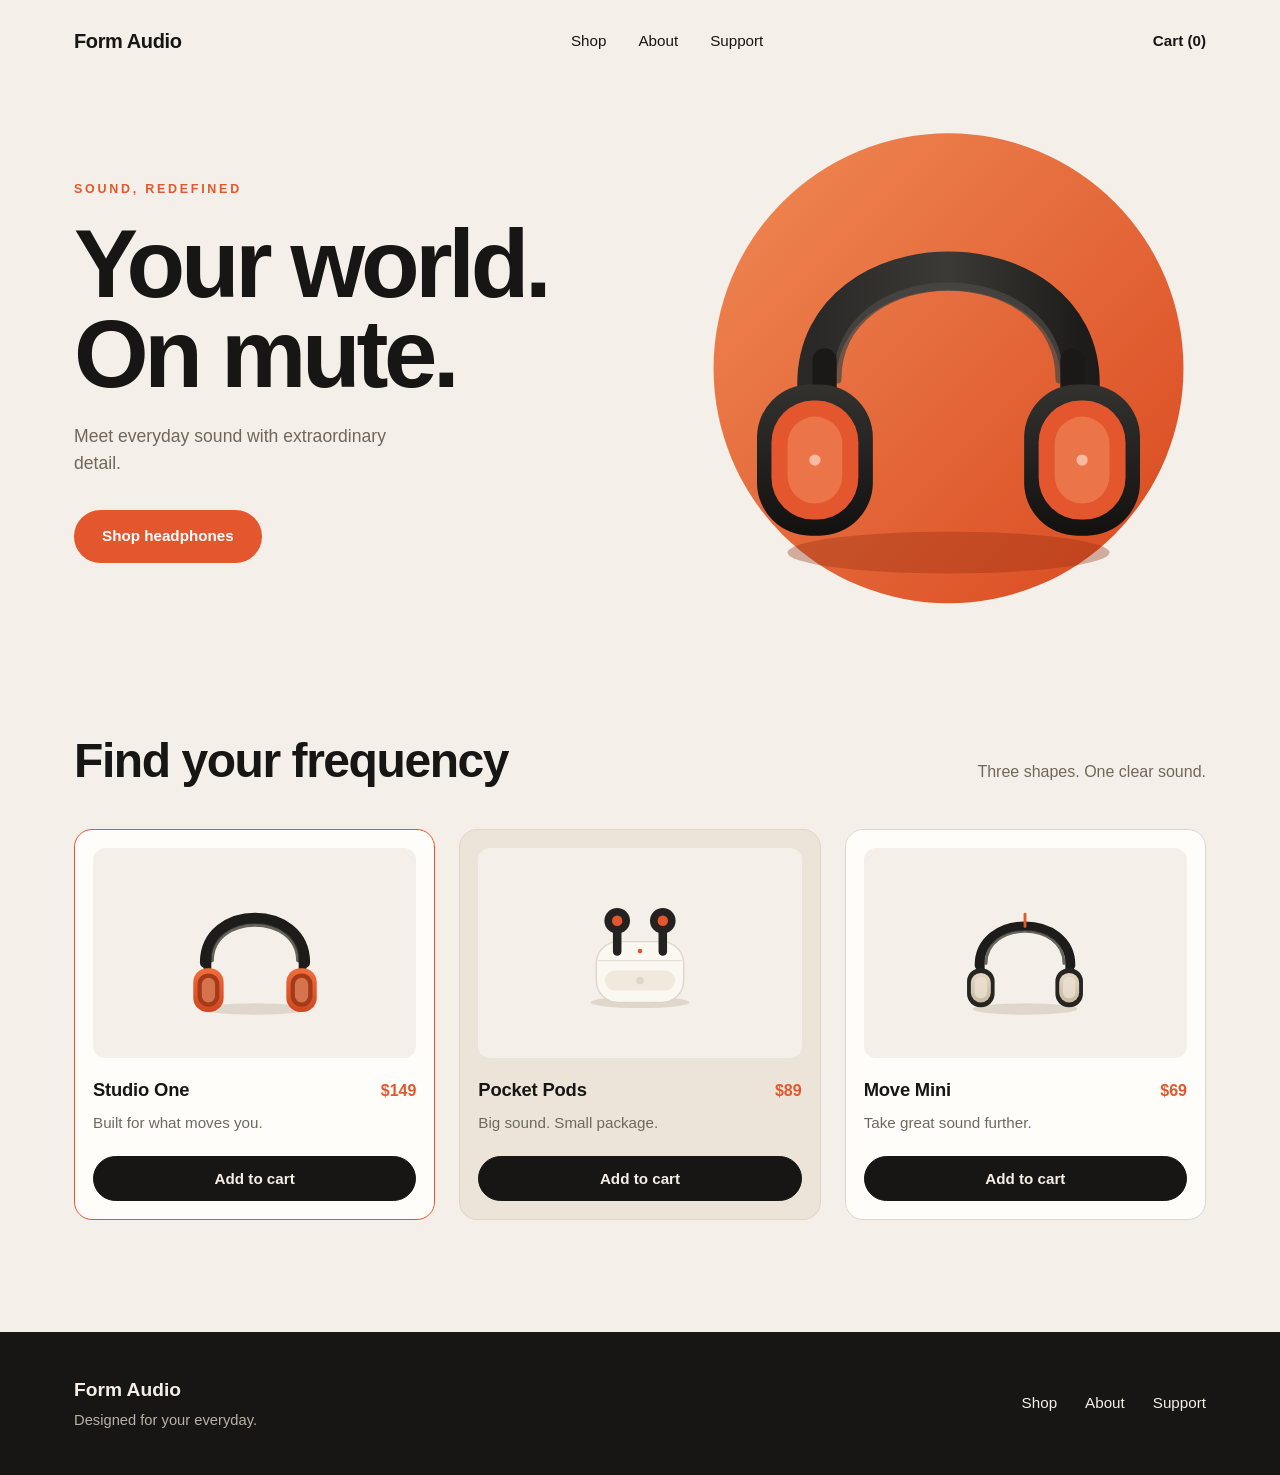
<file: week2/day4/challenges/form-audio/index.html>
<!DOCTYPE html>
<html lang="en">
<head>
    <meta charset="UTF-8">
    <meta name="viewport" content="width=device-width, initial-scale=1.0">
    <title>Form Audio | Everyday sound, extraordinary detail</title>
    <link rel="stylesheet" href="style.css">
</head>
<body>

    <header class="site-header">
        <a class="brand" href="#top">Form Audio</a>

        <nav class="main-nav" aria-label="Main navigation">
            <a href="#products">Shop</a>
            <a href="#about">About</a>
            <a href="#support">Support</a>
        </nav>

        <span class="cart">Cart (0)</span>
    </header>

    <main id="top">
        <section class="hero" id="about" aria-labelledby="hero-title">
            <div class="hero-copy">
                <p class="eyebrow">SOUND, REDEFINED</p>
                <h1 id="hero-title">Your world. On&nbsp;mute.</h1>
                <p class="hero-description">Meet everyday sound with extraordinary detail.</p>
                <a class="hero-cta" href="#products">Shop headphones</a>
            </div>

            <div class="hero-media">
                <img
                    src="images/hero-headphones.svg"
                    alt="Large graphite over-ear headphones with orange cushions on a warm orange circle"
                    width="640"
                    height="640"
                >
            </div>
        </section>

        <section class="products" id="products" aria-labelledby="products-title">
            <div class="section-heading">
                <h2 id="products-title">Find your frequency</h2>
                <p class="section-note">Three shapes. One clear sound.</p>
            </div>

            <div class="product-grid">
                <article class="product-card featured">
                    <img
                        src="images/studio-one.svg"
                        alt="Studio One orange over-ear headphones"
                        width="400"
                        height="400"
                    >
                    <div class="product-meta">
                        <h3>Studio One</h3>
                        <p class="price">$149</p>
                    </div>
                    <p class="product-description">Built for what moves you.</p>
                    <button class="add-to-cart" type="button">Add to cart</button>
                </article>

                <article class="product-card">
                    <img
                        src="images/pocket-pods.svg"
                        alt="Pocket Pods true wireless earbuds with their charging case"
                        width="400"
                        height="400"
                    >
                    <div class="product-meta">
                        <h3>Pocket Pods</h3>
                        <p class="price">$89</p>
                    </div>
                    <p class="product-description">Big sound. Small package.</p>
                    <button class="add-to-cart" type="button">Add to cart</button>
                </article>

                <article class="product-card">
                    <img
                        src="images/move-mini.svg"
                        alt="Move Mini compact on-ear headphones in graphite and sand"
                        width="400"
                        height="400"
                    >
                    <div class="product-meta">
                        <h3>Move Mini</h3>
                        <p class="price">$69</p>
                    </div>
                    <p class="product-description">Take great sound further.</p>
                    <button class="add-to-cart" type="button">Add to cart</button>
                </article>
            </div>
        </section>
    </main>

    <footer class="site-footer" id="support">
        <div class="footer-inner">
            <div class="footer-brand">
                <p class="footer-name">Form Audio</p>
                <p class="footer-tagline">Designed for your everyday.</p>
            </div>

            <nav class="footer-nav" aria-label="Footer navigation">
                <a href="#products">Shop</a>
                <a href="#about">About</a>
                <a href="#support">Support</a>
            </nav>
        </div>
    </footer>

</body>
</html>
</file>
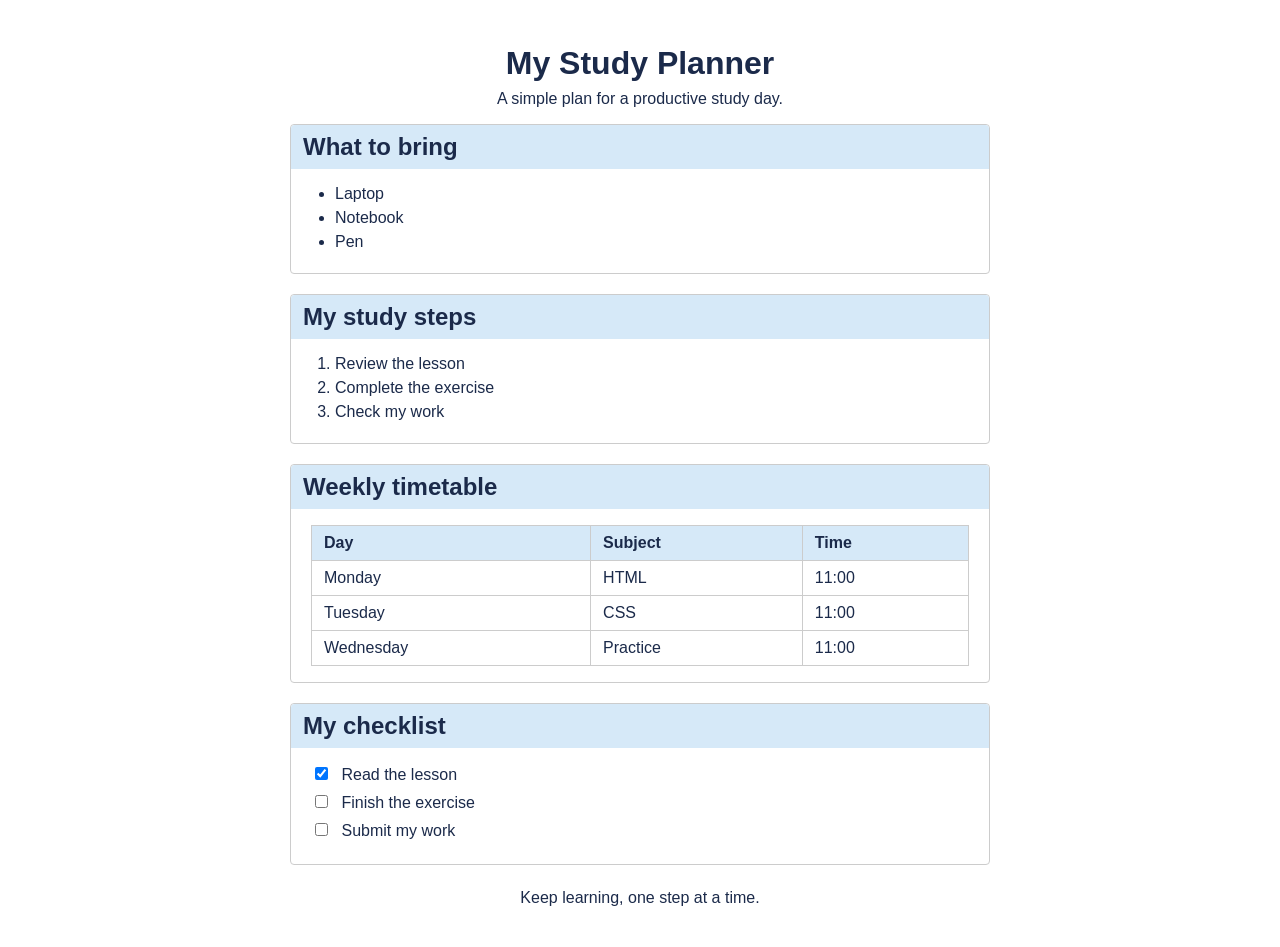
<file: week2/day4/exercices/solution/index.html>
<!DOCTYPE html>
<html lang="en">
<head>
    <meta charset="UTF-8">
    <meta name="viewport" content="width=device-width, initial-scale=1.0">
    <title>My Study Planner</title>
    <link rel="stylesheet" href="style.css">
</head>
<body>

    <header>
        <h1>My Study Planner</h1>
        <p>A simple plan for a productive study day.</p>
    </header>

    <main>
        <section class="planner-section">
            <h2>What to bring</h2>
            <ul>
                <li>Laptop</li>
                <li>Notebook</li>
                <li>Pen</li>
            </ul>
        </section>

        <section class="planner-section">
            <h2>My study steps</h2>
            <ol>
                <li>Review the lesson</li>
                <li>Complete the exercise</li>
                <li>Check my work</li>
            </ol>
        </section>

        <section class="planner-section">
            <h2>Weekly timetable</h2>
            <table>
                <tr>
                    <th>Day</th>
                    <th>Subject</th>
                    <th>Time</th>
                </tr>
                <tr>
                    <td>Monday</td>
                    <td>HTML</td>
                    <td>11:00</td>
                </tr>
                <tr>
                    <td>Tuesday</td>
                    <td>CSS</td>
                    <td>11:00</td>
                </tr>
                <tr>
                    <td>Wednesday</td>
                    <td>Practice</td>
                    <td>11:00</td>
                </tr>
            </table>
        </section>

        <section class="planner-section">
            <h2>My checklist</h2>
            <div class="checklist-item">
                <input type="checkbox" id="read-lesson" checked>
                <label for="read-lesson">Read the lesson</label>
            </div>
            <div class="checklist-item">
                <input type="checkbox" id="finish-exercise">
                <label for="finish-exercise">Finish the exercise</label>
            </div>
            <div class="checklist-item">
                <input type="checkbox" id="submit-work">
                <label for="submit-work">Submit my work</label>
            </div>
        </section>
    </main>

    <footer>
        <p>Keep learning, one step at a time.</p>
    </footer>

</body>
</html>
</file>
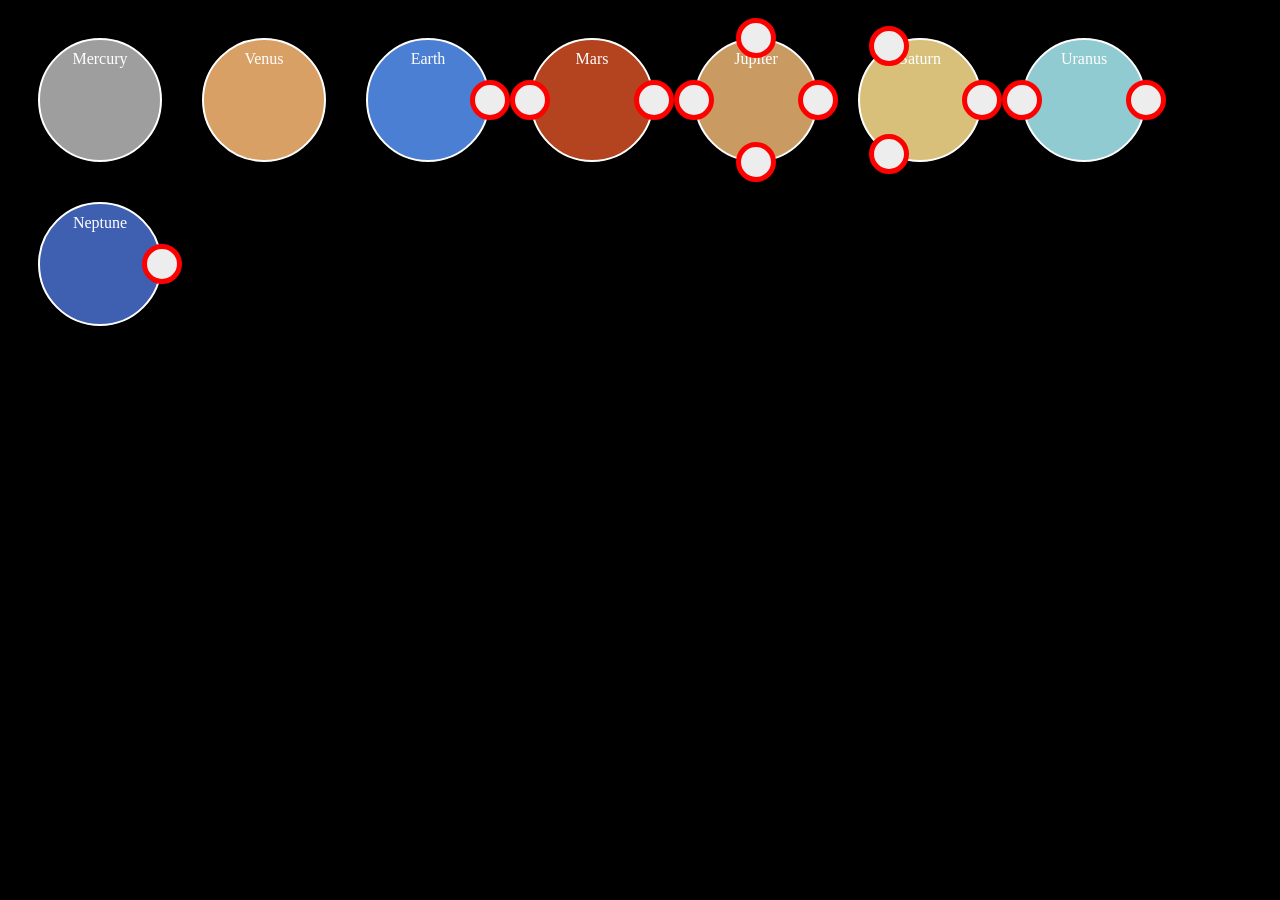
<file: week3/day1/challenges/solar-system.html>
<!DOCTYPE html>
<html>
<head>
    <meta charset="utf-8">
    <title>Challenge: Create a solar system</title>
    <style>
        body {
            background-color: black;
            padding: 10px;
        }

        .planet {
            width: 100px;
            height: 100px;
            border-radius: 50%;
            text-align: center;
            padding: 10px;
            position: relative;
            border: 2px solid white;
        }

        .moon {
            position: absolute;
            width: 30px;
            height: 30px;
            border-radius: 50%;
            background: rgb(237, 237, 237);
            border: 5px solid red;
        }
    </style>
</head>
<body>

    <section class="listPlanets"></section>

    <script src="solar-system.js"></script>
</body>
</html>
</file>
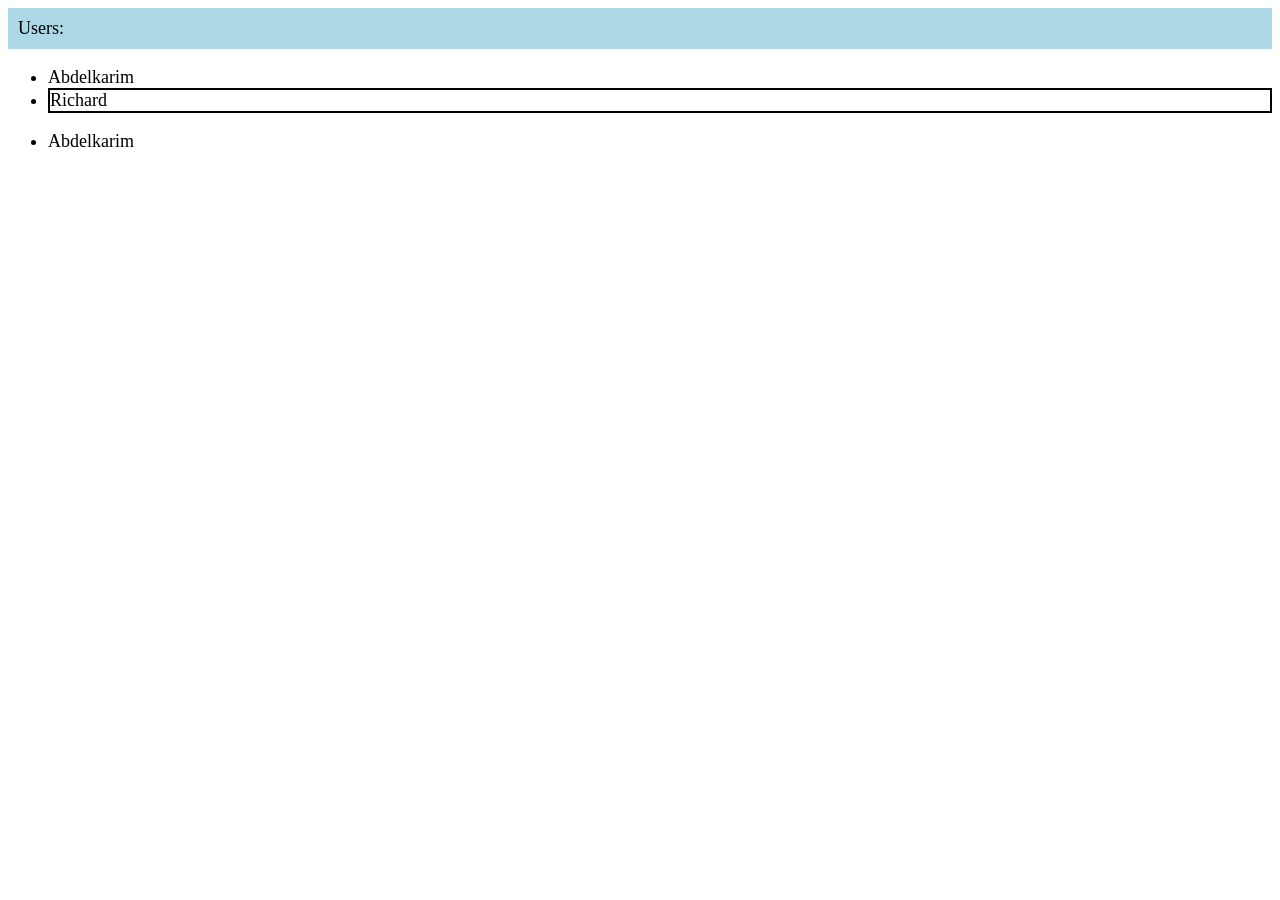
<file: week3/day1/Exercices/exercise5.html>
<!DOCTYPE html>
<html lang="en">
<head>
    <meta charset="UTF-8">
    <meta name="viewport" content="width=device-width, initial-scale=1.0">
    <title>Exercise 5 - Users</title>
    <script src="exercise5.js" defer></script>
</head>
<body>

    <div id="container">Users:</div>

    <ul class="list">
        <li>John</li>
        <li>Pete</li>
    </ul>

    <ul class="list">
        <li>David</li>
        <li>Sarah</li>
        <li>Dan</li>
    </ul>

</body>
</html>
</file>
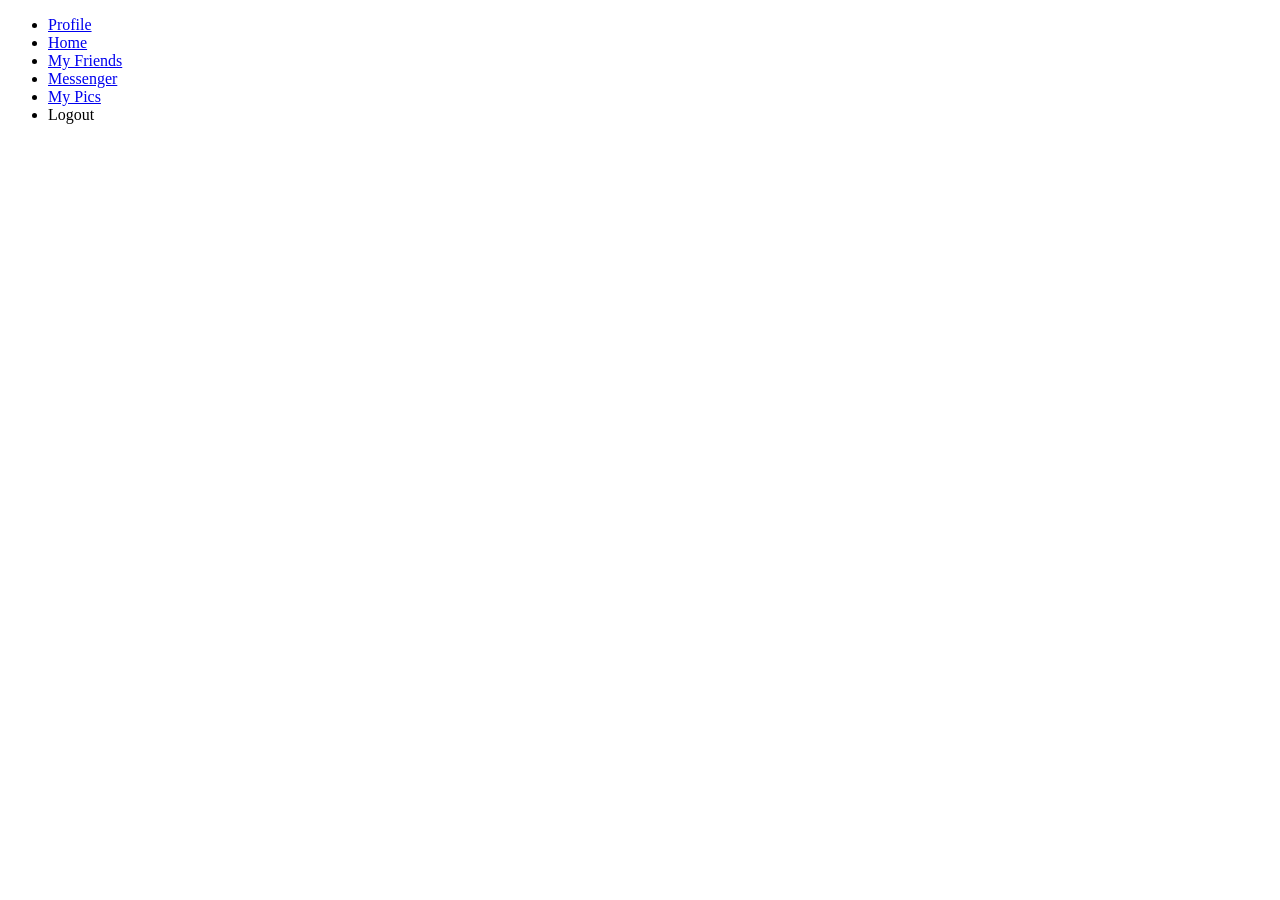
<file: week3/day1/Exercices/exercise6.html>
<!DOCTYPE html>
<html lang="en">
<head>
    <meta charset="UTF-8">
    <meta name="viewport" content="width=device-width, initial-scale=1.0">
    <title>Exercise 6 - Change the navbar</title>
    <script src="exercise6.js" defer></script>
</head>
<body>

    <div id="navBar">
        <ul>
            <li><a href="#">Profile</a></li>
            <li><a href="#">Home</a></li>
            <li><a href="#">My Friends</a></li>
            <li><a href="#">Messenger</a></li>
            <li><a href="#">My Pics</a></li>
        </ul>
    </div>

</body>
</html>
</file>
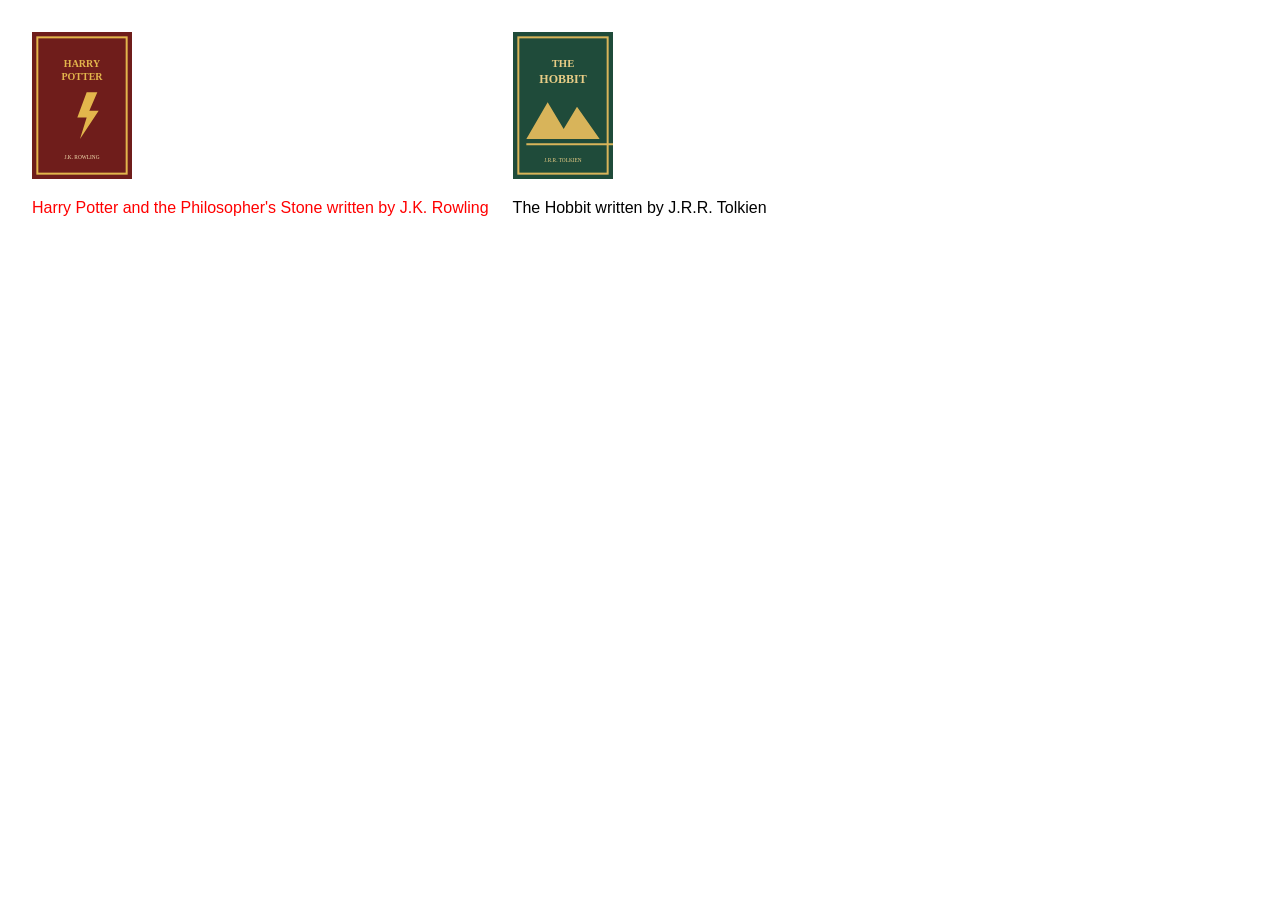
<file: week3/day1/Exercices/exercise7.html>
<!DOCTYPE html>
<html lang="en">
<head>
    <meta charset="UTF-8">
    <meta name="viewport" content="width=device-width, initial-scale=1.0">
    <title>Exercise 7 - My Book List</title>
    <script src="exercise7.js" defer></script>
    <style>
        body {
            font-family: Arial, Helvetica, sans-serif;
            padding: 24px;
        }

        .listBooks {
            display: flex;
            flex-wrap: wrap;
            gap: 24px;
        }
    </style>
</head>
<body>

    <section class="listBooks"></section>

</body>
</html>
</file>
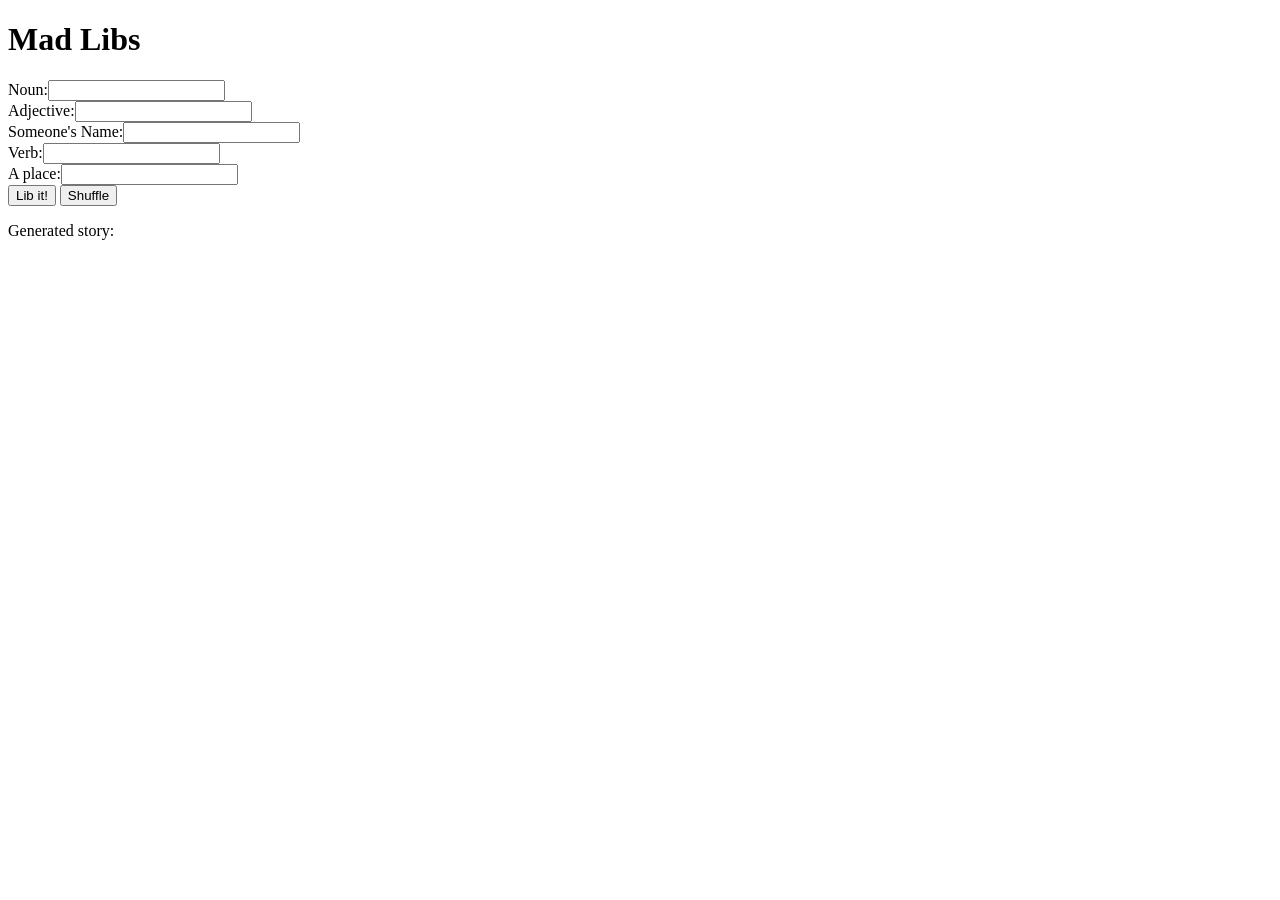
<file: week3/day2/challenges/mad-libs.html>
<!DOCTYPE html>
<html lang="en">
<head>
    <meta charset="utf-8">
    <title>Challenge: Mad Libs</title>
</head>
<body>
    <h1>Mad Libs</h1>

    <form id="libform">
        <label for="noun">Noun:</label><input type="text" id="noun" required><br>
        <label for="adjective">Adjective:</label><input type="text" id="adjective" required><br>
        <label for="person">Someone's Name:</label><input type="text" id="person" required><br>
        <label for="verb">Verb:</label><input type="text" id="verb" required><br>
        <label for="place">A place:</label><input type="text" id="place" required><br>
        <button id="lib-button">Lib it!</button>
        <button type="button" id="shuffle-button">Shuffle</button>
    </form>

    <p>Generated story:
    <span id="story"></span>
    </p>

    <script src="mad-libs.js"></script>
</body>
</html>
</file>
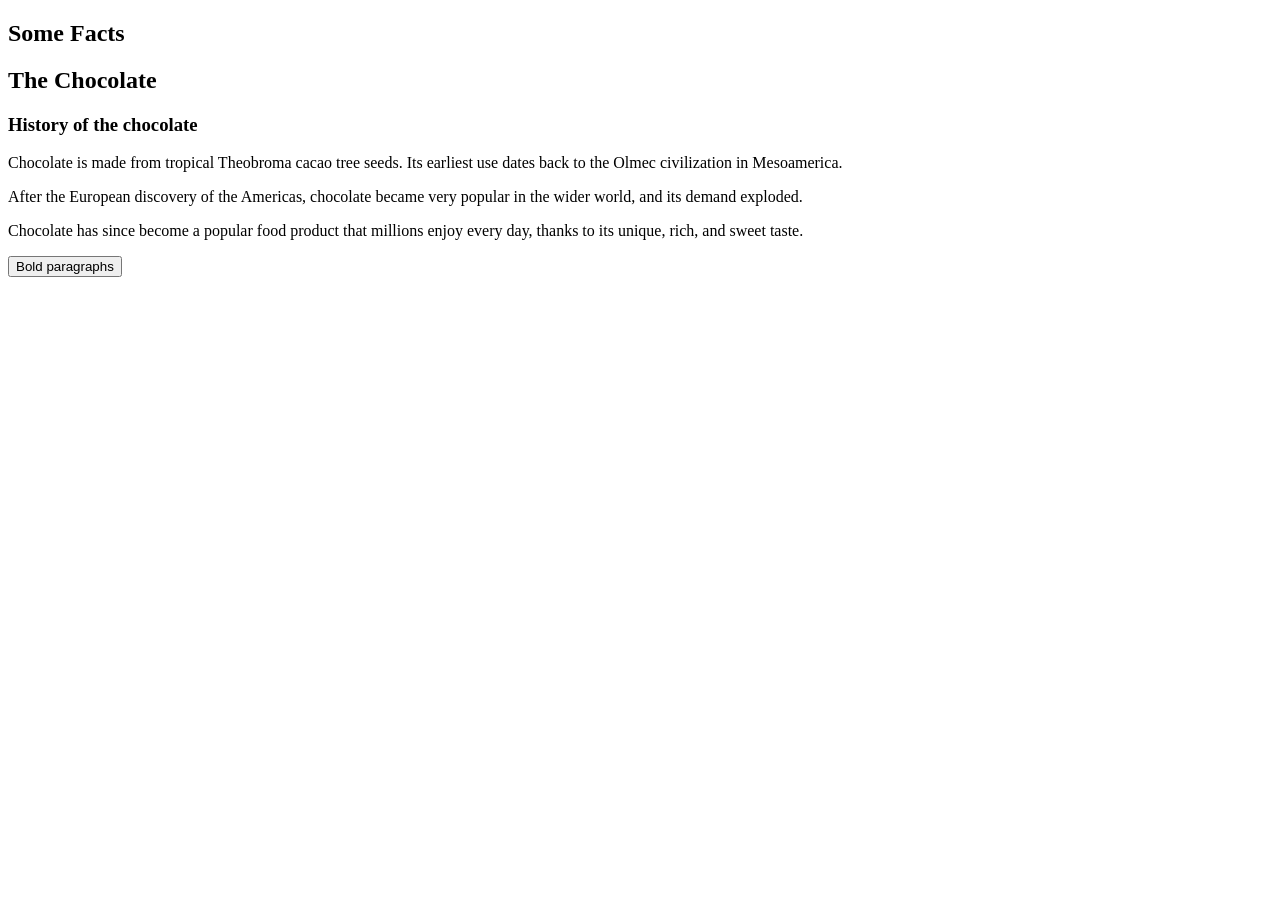
<file: week3/day2/Exercices/exercise1.html>
<!DOCTYPE html>
<html lang="en">
<head>
    <meta charset="UTF-8">
    <meta name="viewport" content="width=device-width, initial-scale=1.0">
    <title>Exercise 1 - Change the article</title>
    <style>
        .fade-out {
            opacity: 0;
            transition: opacity 1s ease;
        }
    </style>
    <script src="exercise1.js" defer></script>
</head>
<body>
    <article>
        <h1> Some Facts </h1>
        <h2> The Chocolate </h2>
        <h3> History of the chocolate </h3>
        <p> Chocolate is made from tropical Theobroma cacao tree seeds.
        Its earliest use dates back to the Olmec civilization in Mesoamerica.</p>
        <p> After the European discovery of the Americas, chocolate became
        very popular in the wider world, and its demand exploded. </p>
        <p> Chocolate has since become a popular food product that millions enjoy every day,
        thanks to its unique, rich, and sweet taste.</p>
        <p> But what effect does eating chocolate have on our health?</p>
    </article>

    <button id="bold-button">Bold paragraphs</button>
</body>
</html>
</file>
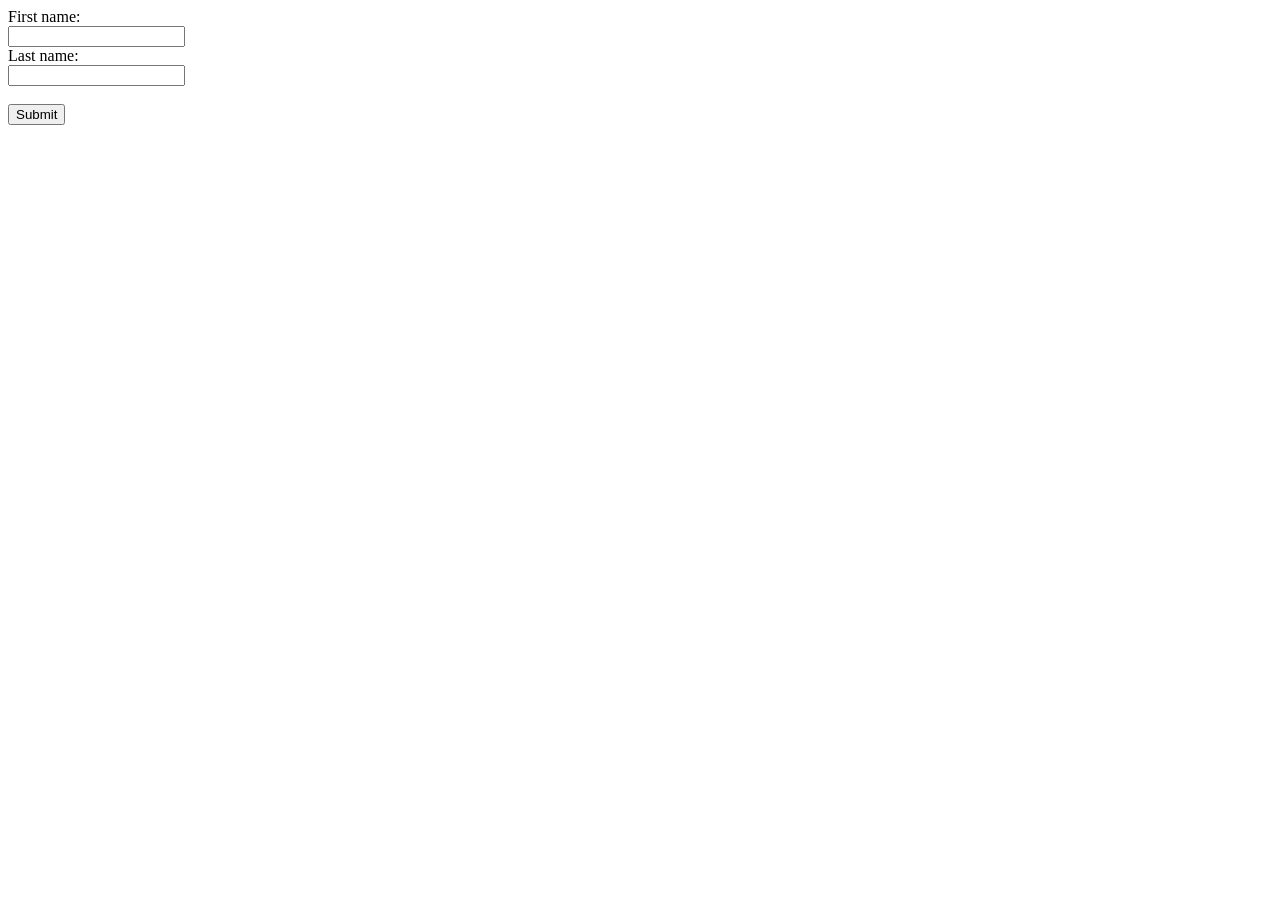
<file: week3/day2/Exercices/exercise2.html>
<!DOCTYPE html>
<html lang="en">
<head>
    <meta charset="UTF-8">
    <meta name="viewport" content="width=device-width, initial-scale=1.0">
    <title>Exercise 2 - Work with forms</title>
    <script src="exercise2.js" defer></script>
</head>
<body>
    <form>
        <label for="fname">First name:</label><br>
        <input type="text" id="fname" name="firstname" required><br>
        <label for="lname">Last name:</label><br>
        <input type="text" id="lname" name="lastname" required><br><br>
        <input type="submit" value="Submit" id="submit">
    </form>
    <ul class="usersAnswer"></ul>
</body>
</html>
</file>
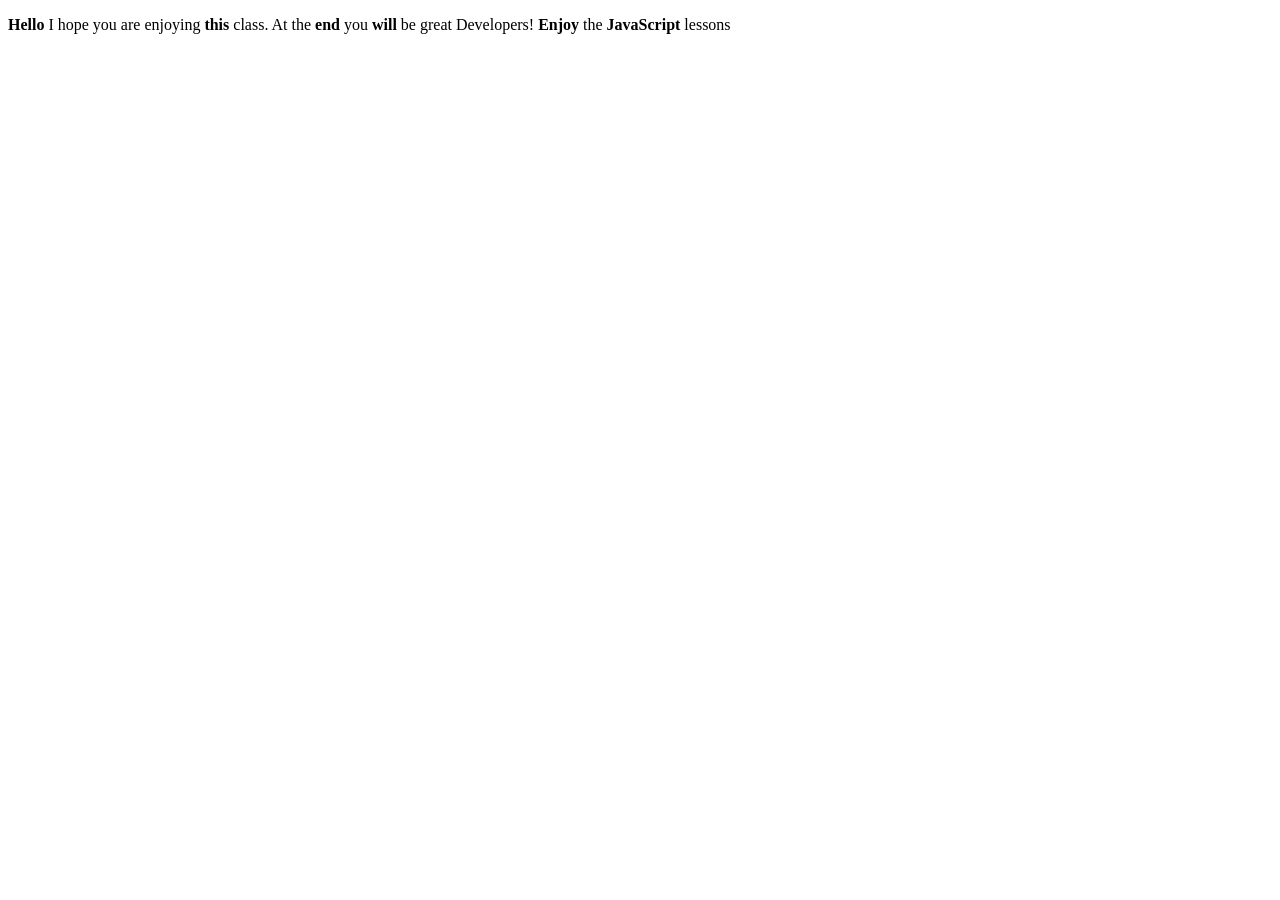
<file: week3/day2/Exercices/exercise3.html>
<!DOCTYPE html>
<html lang="en">
<head>
    <meta charset="UTF-8">
    <meta name="viewport" content="width=device-width, initial-scale=1.0">
    <title>Exercise 3 - Transform the sentence</title>
    <script src="exercise3.js" defer></script>
</head>
<body>
    <p class="sentence"><strong>Hello</strong> I hope you are enjoying <strong>this</strong> class. At the
    <strong>end</strong> you <strong>will</strong> be great Developers!
    <strong>Enjoy</strong> the <strong>JavaScript </strong> lessons</p>
</body>
</html>
</file>
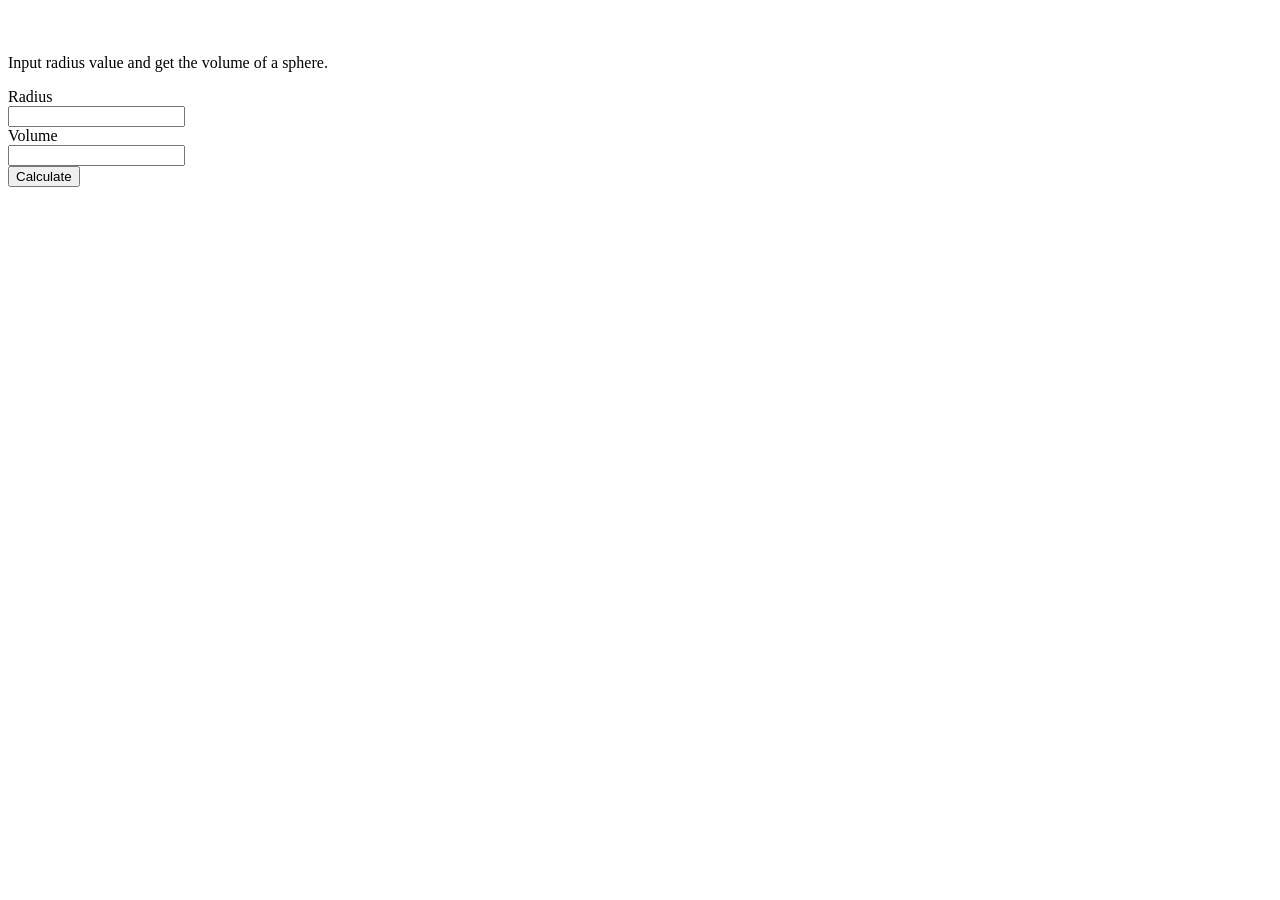
<file: week3/day2/Exercices/exercise4.html>
<!doctype html>
<html lang="en">
    <head>
        <meta charset="utf-8">
        <title>Volume of a Sphere</title>
        <style>
            body {
                padding-top:30px;
            }

            label,input {
                display:block;
            }
        </style>
        <script src="exercise4.js" defer></script>
    </head>
    <body>
        <p>Input radius value and get the volume of a sphere.</p>
        <form id="MyForm">
            <label for="radius">Radius</label><input type="text" name="radius" id="radius" required>
            <label for="volume">Volume</label><input type="text" name="volume" id="volume">
            <input type="submit" value="Calculate" id="submit">
        </form>
    </body>
</html>
</file>
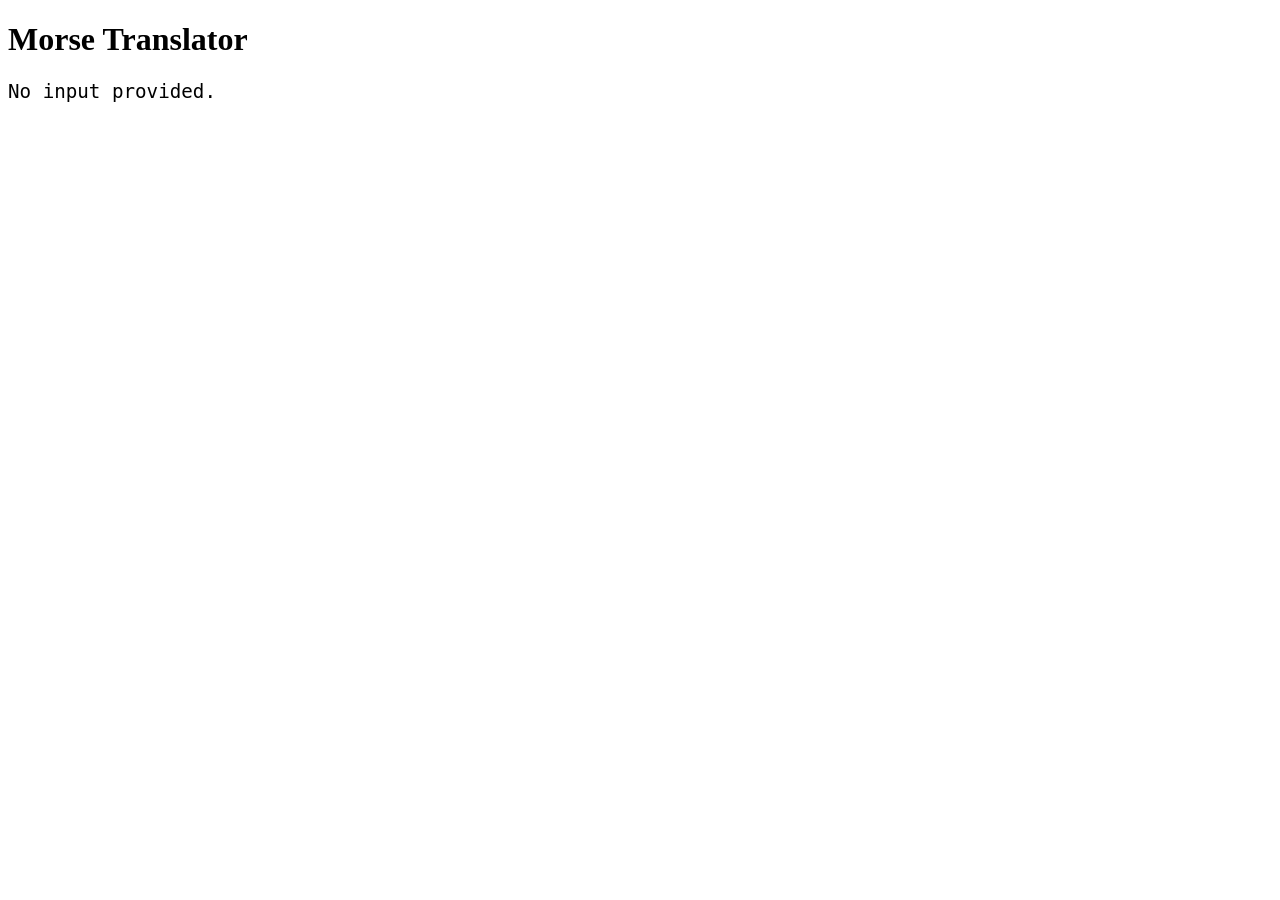
<file: week4/day1/challenges/challenge2.html>
<!DOCTYPE html>
<html lang="en">
<head>
    <meta charset="utf-8">
    <title>Daily Challenge: Morse Translator</title>
    <style>
        #morse-output {
            white-space: pre-line;
            font-family: monospace;
            font-size: 1.2rem;
        }
    </style>
    <script src="challenge2.js" defer></script>
</head>
<body>
    <h1>Morse Translator</h1>
    <p id="morse-output"></p>
</body>
</html>
</file>
<file: week2/day4/challenges/form-audio/style.css>
:root {
    --paper: #f4efe8;
    --card: #fffdfa;
    --ink: #171614;
    --muted: #6f685e;
    --line: #ded6cb;
    --sand: #ece4d8;
    --orange: #e4572e;
    --orange-dark: #c8431d;
    --radius: 18px;
}

* {
    box-sizing: border-box;
}

body {
    margin: 0;
    background-color: var(--paper);
    color: var(--ink);
    font-family: "Helvetica Neue", Helvetica, Arial, sans-serif;
    line-height: 1.5;
}

img {
    display: block;
    max-width: 100%;
}

/* Header */

.site-header {
    display: grid;
    grid-template-columns: auto 1fr auto;
    align-items: center;
    gap: 24px;
    max-width: 1180px;
    margin: 0 auto;
    padding: 26px 24px;
}

.brand {
    color: var(--ink);
    font-size: 1.25rem;
    font-weight: 700;
    letter-spacing: -0.02em;
    text-decoration: none;
}

.main-nav {
    display: flex;
    justify-content: center;
    gap: 32px;
}

.main-nav a {
    color: var(--ink);
    font-size: 0.95rem;
    text-decoration: none;
    transition: color 0.2s ease;
}

.main-nav a:hover {
    color: var(--orange);
}

.cart {
    font-size: 0.95rem;
    font-weight: 600;
    white-space: nowrap;
}

/* Hero */

.hero {
    display: grid;
    grid-template-columns: 1.05fr 0.95fr;
    align-items: center;
    gap: 48px;
    max-width: 1180px;
    margin: 0 auto;
    padding: 32px 24px 72px;
}

.eyebrow {
    margin: 0 0 20px;
    color: var(--orange);
    font-size: 0.78rem;
    font-weight: 700;
    letter-spacing: 0.22em;
}

.hero h1 {
    margin: 0;
    font-size: clamp(3.4rem, 7.5vw, 6.2rem);
    line-height: 0.94;
    letter-spacing: -0.045em;
}

.hero-description {
    max-width: 34ch;
    margin: 24px 0 34px;
    color: var(--muted);
    font-size: 1.1rem;
}

/* Attribute selector for the link that points to the product section */
.hero a[href="#products"] {
    display: inline-block;
    padding: 15px 28px;
    border-radius: 999px;
    background-color: var(--orange);
    color: #ffffff;
    font-size: 0.95rem;
    font-weight: 700;
    text-decoration: none;
    transition: background-color 0.2s ease, transform 0.2s ease;
}

.hero a[href="#products"]:hover {
    background-color: var(--orange-dark);
    transform: translateY(-2px);
}

.hero-media img {
    width: 100%;
    height: auto;
}

/* Products */

.products {
    max-width: 1180px;
    margin: 0 auto;
    padding: 24px 24px 88px;
}

.section-heading {
    display: flex;
    flex-wrap: wrap;
    align-items: baseline;
    justify-content: space-between;
    gap: 12px;
    margin-bottom: 32px;
}

.section-heading h2 {
    margin: 0;
    font-size: clamp(2rem, 4vw, 3rem);
    letter-spacing: -0.03em;
}

.section-note {
    margin: 0;
    color: var(--muted);
}

.product-grid {
    display: grid;
    grid-template-columns: repeat(3, 1fr);
    gap: 24px;
}

.product-card {
    display: flex;
    flex-direction: column;
    padding: 18px;
    border: 1px solid var(--line);
    border-radius: var(--radius);
    background-color: var(--card);
}

/* Combined selector: the featured card gets its own border color */
.product-card.featured {
    border-color: var(--orange);
}

/* Specificity: .product-card:nth-child(2) (0,2,0) beats .product-card (0,1,0),
   so the middle card background wins without any override flag. */
.product-card:nth-child(2) {
    background-color: var(--sand);
}

.product-card img {
    width: 100%;
    height: 210px;
    padding: 10px;
    border-radius: 12px;
    background-color: var(--paper);
    object-fit: contain;
}

.product-meta {
    display: flex;
    align-items: baseline;
    justify-content: space-between;
    gap: 12px;
    margin-top: 18px;
}

.product-meta h3 {
    margin: 0;
    font-size: 1.15rem;
    letter-spacing: -0.01em;
}

.price {
    margin: 0;
    color: var(--orange);
    font-weight: 700;
}

/* Direct-child selector for the product description */
.product-card > .product-description {
    margin: 8px 0 22px;
    color: var(--muted);
    font-size: 0.95rem;
}

.add-to-cart {
    margin-top: auto;
    padding: 13px 18px;
    border: 1px solid var(--ink);
    border-radius: 999px;
    background-color: var(--ink);
    color: var(--paper);
    font-family: inherit;
    font-size: 0.95rem;
    font-weight: 700;
    cursor: pointer;
    transition: background-color 0.2s ease, border-color 0.2s ease, transform 0.2s ease;
}

.add-to-cart:hover {
    border-color: var(--orange);
    background-color: var(--orange);
    transform: translateY(-2px);
}

/* Footer */

.site-footer {
    margin-top: 24px;
    background-color: var(--ink);
    color: var(--paper);
}

.footer-inner {
    display: flex;
    flex-wrap: wrap;
    align-items: center;
    justify-content: space-between;
    gap: 28px;
    max-width: 1180px;
    margin: 0 auto;
    padding: 44px 24px;
}

.footer-name {
    margin: 0;
    font-size: 1.2rem;
    font-weight: 700;
}

.footer-tagline {
    margin: 4px 0 0;
    color: #b9b1a6;
    font-size: 0.92rem;
}

.footer-nav {
    display: flex;
    gap: 28px;
}

.footer-nav a {
    color: var(--paper);
    font-size: 0.95rem;
    text-decoration: none;
    transition: color 0.2s ease;
}

.footer-nav a:hover {
    color: var(--orange);
}

/* Responsive layout */

@media (max-width: 900px) {
    .hero {
        grid-template-columns: 1fr;
    }

    .hero-media {
        max-width: 460px;
        order: -1;
    }

    .product-grid {
        grid-template-columns: 1fr;
    }

    .product-card img {
        height: 240px;
    }
}

@media (max-width: 640px) {
    .site-header {
        grid-template-columns: 1fr auto;
        row-gap: 14px;
    }

    .main-nav {
        grid-column: 1 / -1;
        justify-content: flex-start;
        gap: 22px;
        order: 3;
    }
}
</file>
<file: week2/day4/exercices/solution/style.css>
body {
    font-family: Arial, Helvetica, sans-serif;
    color: #1b2a4a;
    background-color: #ffffff;
    margin: 0;
    padding: 24px;
}

header h1 {
    text-align: center;
    margin-bottom: 8px;
}

header p {
    text-align: center;
    margin-top: 0;
}

main {
    max-width: 700px;
    margin: 0 auto;
}

.planner-section {
    border: 1px solid #cccccc;
    border-radius: 4px;
    padding: 16px 20px;
    margin-bottom: 20px;
}

.planner-section h2 {
    background-color: #d6e9f8;
    padding: 8px 12px;
    margin: -16px -20px 16px -20px;
    border-radius: 4px 4px 0 0;
}

ul,
ol {
    margin: 0;
    padding-left: 24px;
}

li {
    margin-bottom: 6px;
}

table {
    width: 100%;
    border-collapse: collapse;
}

th,
td {
    border: 1px solid #cccccc;
    padding: 8px 12px;
    text-align: left;
}

th {
    background-color: #d6e9f8;
}

.checklist-item {
    display: block;
    margin-bottom: 8px;
}

.checklist-item label {
    margin-left: 6px;
}

footer p {
    text-align: center;
    margin-top: 24px;
}
</file>
